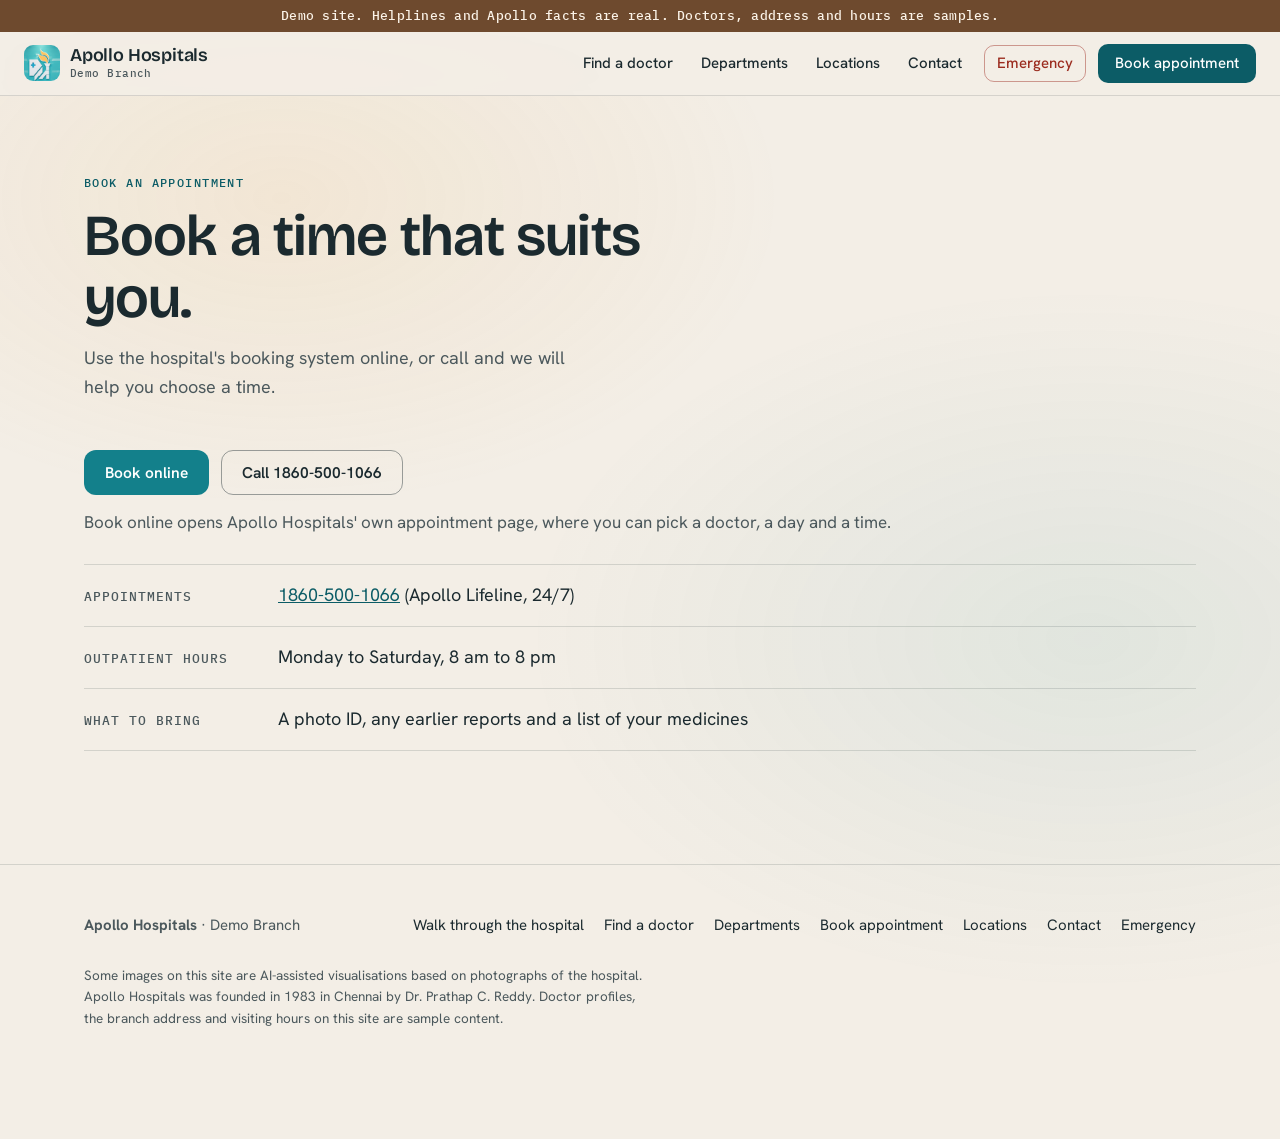
<file: site/book.html>
<!doctype html>
<html lang="en">
<head>
<meta charset="utf-8">
<meta name="viewport" content="width=device-width, initial-scale=1">
<title>Book an appointment · Apollo Hospitals</title>
<meta name="description" content="Book an appointment at Apollo Hospitals.">
<meta name="theme-color" content="#F3EEE6">
<link rel="icon" type="image/png" href="assets/img/favicon.png">
<link rel="preconnect" href="https://fonts.googleapis.com">
<link rel="preconnect" href="https://fonts.gstatic.com" crossorigin>
<link href="https://fonts.googleapis.com/css2?family=Bricolage+Grotesque:opsz,wght@12..96,600&family=Hanken+Grotesk:wght@400;500;600&family=IBM+Plex+Mono:wght@500&display=swap" rel="stylesheet">
<link rel="stylesheet" href="assets/site.css?v=1680421">
</head>
<body>
<a class="skip" href="#main">Skip to content</a>
<div class="draft" role="note">Demo site. Helplines and Apollo facts are real. Doctors, address and hours are samples.</div>
<header class="site-header">
  <a class="brand" href="index.html" aria-label="Apollo Hospitals home">
    <img src="assets/img/mark.png" alt="" width="36" height="36">
    <span>Apollo Hospitals<small>Demo Branch</small></span>
  </a>
  <button class="menu-btn" type="button" aria-expanded="false" aria-controls="site-nav">Menu</button>
  <nav class="nav" id="site-nav" aria-label="Main">
    <a href="doctors.html">Find a doctor</a>
    <a href="departments.html">Departments</a>
    <a href="locations.html">Locations</a>
    <a href="contact.html">Contact</a>
    <a class="emergency" href="emergency.html">Emergency</a>
    <a class="btn btn-primary" href="book.html">Book appointment</a>
  </nav>
</header>
<main id="main" tabindex="-1">
<section class="page-hero reveal"><div class="wrap">
  <span class="kicker rv">Book an appointment</span>
  <h1 class="rv">Book a time that suits you.</h1>
  <p class="lede rv">Use the hospital's booking system online, or call and we will help you choose a time.</p>
</div></section>
<section class="section reveal" style="padding-top:40px"><div class="wrap">
<div class="rv" style="display:flex;flex-wrap:wrap;gap:12px"><a class="btn btn-primary" href="https://www.apollohospitals.com/book-doctor-appointment" rel="noopener" aria-describedby="booking-note">Book online</a><a class="btn btn-ghost" href="tel:18605001066">Call 1860-500-1066</a></div><p id="booking-note" class="rv" style="margin-top:14px;color:var(--ink-2)">Book online opens Apollo Hospitals&#39; own appointment page, where you can pick a doctor, a day and a time.</p><dl class="row-list rv"><div><dt>Appointments</dt><dd><a href="tel:18605001066">1860-500-1066</a> (Apollo Lifeline, 24/7)</dd></div><div><dt>Outpatient hours</dt><dd>Monday to Saturday, 8 am to 8 pm</dd></div><div><dt>What to bring</dt><dd>A photo ID, any earlier reports and a list of your medicines</dd></div></dl>
</div></section>
</main>
<footer class="site-footer">
  <div class="wrap">
    <div class="cols">
      <div><strong>Apollo Hospitals</strong> · Demo Branch</div>
      <nav aria-label="Footer">
        <a href="index.html">Walk through the hospital</a><a href="doctors.html">Find a doctor</a><a href="departments.html">Departments</a><a href="book.html">Book appointment</a><a href="locations.html">Locations</a><a href="contact.html">Contact</a><a href="emergency.html">Emergency</a>
      </nav>
    </div>
    <p class="fine">Some images on this site are AI-assisted visualisations based on photographs of the hospital. Apollo Hospitals was founded in 1983 in Chennai by Dr. Prathap C. Reddy. Doctor profiles, the branch address and visiting hours on this site are sample content.</p>
  </div>
</footer>
<div class="action-bar" aria-label="Quick actions">
  <a class="btn btn-ghost" href="tel:18605001066">Call</a>
  <a class="btn btn-primary" href="book.html">Book</a>
  <a class="btn btn-ghost" href="locations.html">Directions</a>
</div>
<div class="env" aria-hidden="true"></div>
<script src="assets/site.js?v=1680421" defer></script>
</body>
</html>
</file>
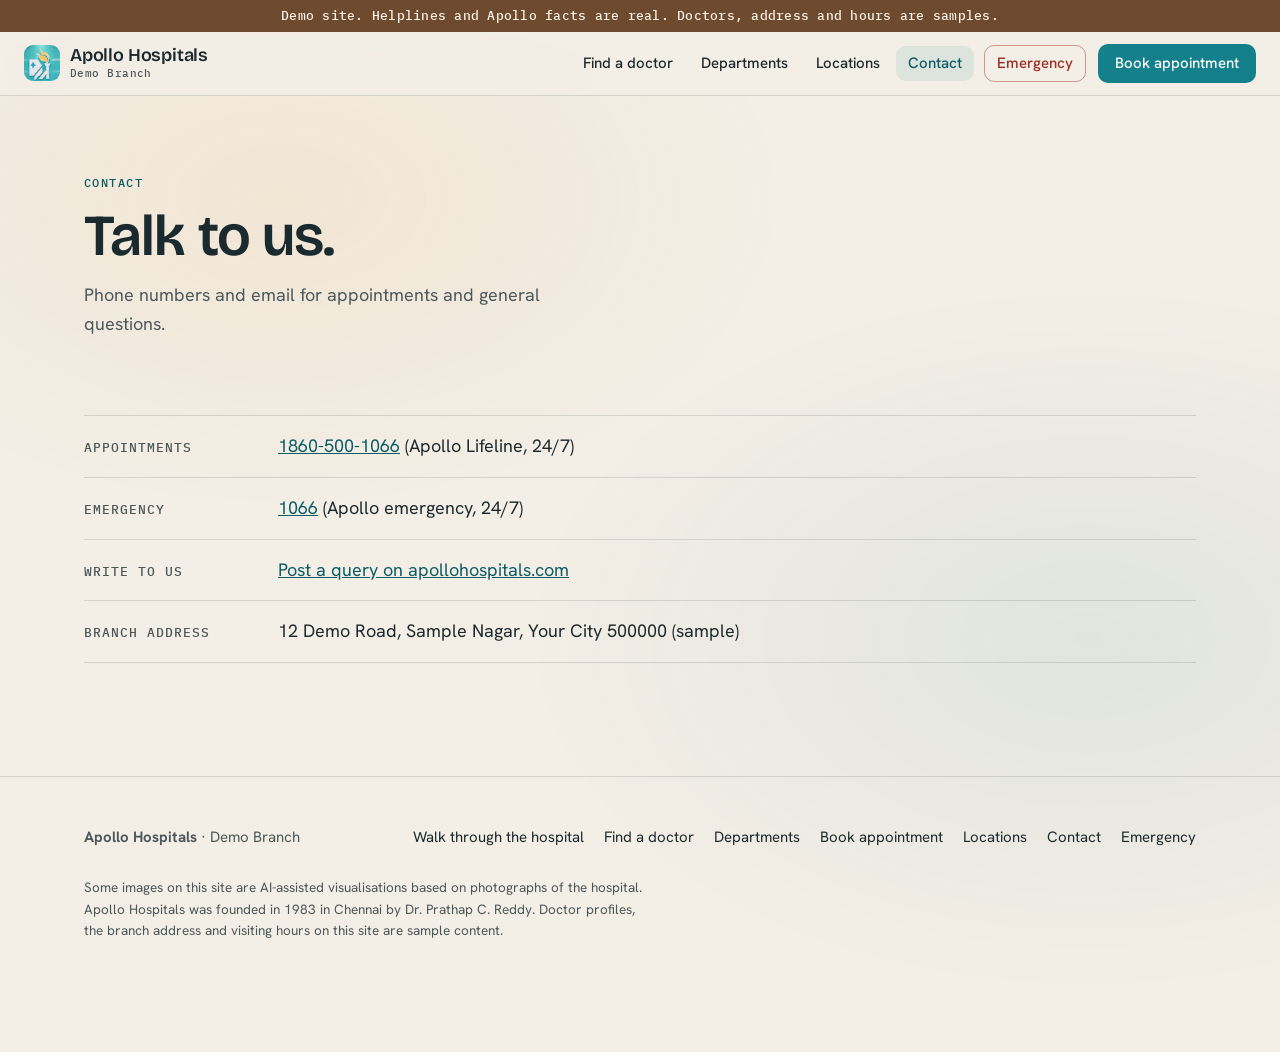
<file: site/contact.html>
<!doctype html>
<html lang="en">
<head>
<meta charset="utf-8">
<meta name="viewport" content="width=device-width, initial-scale=1">
<title>Contact · Apollo Hospitals</title>
<meta name="description" content="Phone numbers and email for Apollo Hospitals.">
<meta name="theme-color" content="#F3EEE6">
<link rel="icon" type="image/png" href="assets/img/favicon.png">
<link rel="preconnect" href="https://fonts.googleapis.com">
<link rel="preconnect" href="https://fonts.gstatic.com" crossorigin>
<link href="https://fonts.googleapis.com/css2?family=Bricolage+Grotesque:opsz,wght@12..96,600&family=Hanken+Grotesk:wght@400;500;600&family=IBM+Plex+Mono:wght@500&display=swap" rel="stylesheet">
<link rel="stylesheet" href="assets/site.css?v=1680421">
</head>
<body>
<a class="skip" href="#main">Skip to content</a>
<div class="draft" role="note">Demo site. Helplines and Apollo facts are real. Doctors, address and hours are samples.</div>
<header class="site-header">
  <a class="brand" href="index.html" aria-label="Apollo Hospitals home">
    <img src="assets/img/mark.png" alt="" width="36" height="36">
    <span>Apollo Hospitals<small>Demo Branch</small></span>
  </a>
  <button class="menu-btn" type="button" aria-expanded="false" aria-controls="site-nav">Menu</button>
  <nav class="nav" id="site-nav" aria-label="Main">
    <a href="doctors.html">Find a doctor</a>
    <a href="departments.html">Departments</a>
    <a href="locations.html">Locations</a>
    <a href="contact.html">Contact</a>
    <a class="emergency" href="emergency.html">Emergency</a>
    <a class="btn btn-primary" href="book.html">Book appointment</a>
  </nav>
</header>
<main id="main" tabindex="-1">
<section class="page-hero reveal"><div class="wrap">
  <span class="kicker rv">Contact</span>
  <h1 class="rv">Talk to us.</h1>
  <p class="lede rv">Phone numbers and email for appointments and general questions.</p>
</div></section>
<section class="section reveal" style="padding-top:40px"><div class="wrap">
<dl class="row-list rv"><div><dt>Appointments</dt><dd><a href="tel:18605001066">1860-500-1066</a> (Apollo Lifeline, 24/7)</dd></div><div><dt>Emergency</dt><dd><a href="tel:1066">1066</a> (Apollo emergency, 24/7)</dd></div><div><dt>Write to us</dt><dd><a href="https://www.apollohospitals.com/contact-us/post-a-query" rel="noopener">Post a query on apollohospitals.com</a></dd></div><div><dt>Branch address</dt><dd>12 Demo Road, Sample Nagar, Your City 500000 (sample)</dd></div></dl>
</div></section>
</main>
<footer class="site-footer">
  <div class="wrap">
    <div class="cols">
      <div><strong>Apollo Hospitals</strong> · Demo Branch</div>
      <nav aria-label="Footer">
        <a href="index.html">Walk through the hospital</a><a href="doctors.html">Find a doctor</a><a href="departments.html">Departments</a><a href="book.html">Book appointment</a><a href="locations.html">Locations</a><a href="contact.html">Contact</a><a href="emergency.html">Emergency</a>
      </nav>
    </div>
    <p class="fine">Some images on this site are AI-assisted visualisations based on photographs of the hospital. Apollo Hospitals was founded in 1983 in Chennai by Dr. Prathap C. Reddy. Doctor profiles, the branch address and visiting hours on this site are sample content.</p>
  </div>
</footer>
<div class="action-bar" aria-label="Quick actions">
  <a class="btn btn-ghost" href="tel:18605001066">Call</a>
  <a class="btn btn-primary" href="book.html">Book</a>
  <a class="btn btn-ghost" href="locations.html">Directions</a>
</div>
<div class="env" aria-hidden="true"></div>
<script src="assets/site.js?v=1680421" defer></script>
</body>
</html>
</file>
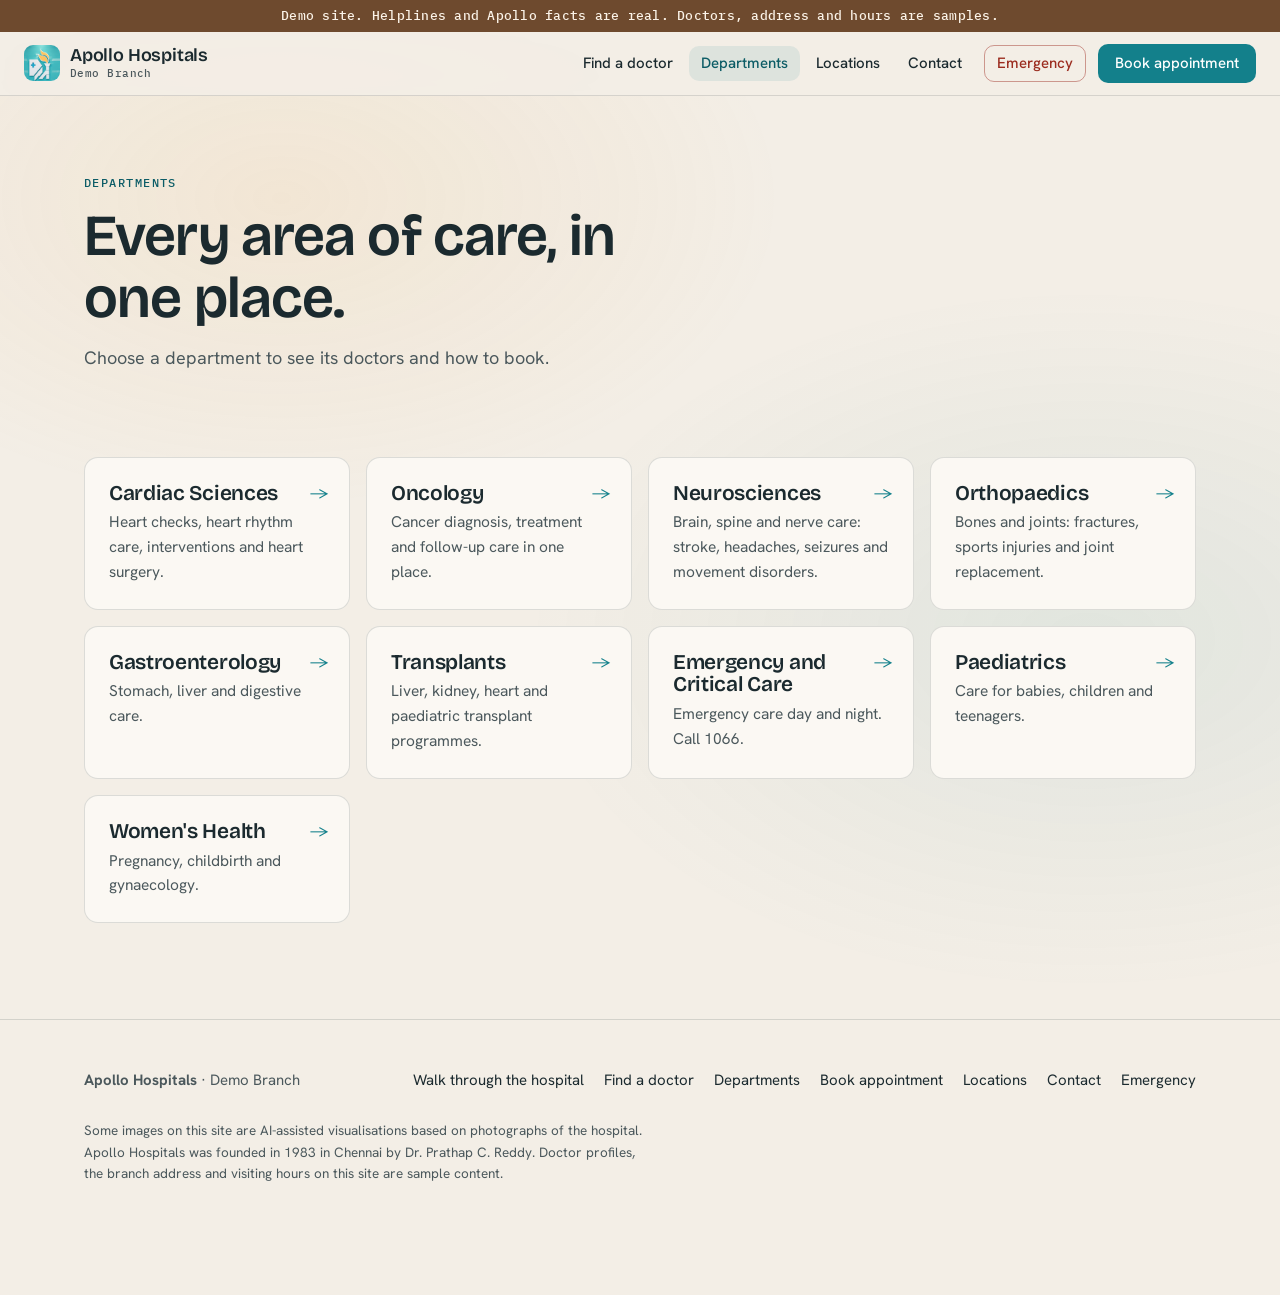
<file: site/departments.html>
<!doctype html>
<html lang="en">
<head>
<meta charset="utf-8">
<meta name="viewport" content="width=device-width, initial-scale=1">
<title>Departments · Apollo Hospitals</title>
<meta name="description" content="Every department and specialty at Apollo Hospitals.">
<meta name="theme-color" content="#F3EEE6">
<link rel="icon" type="image/png" href="assets/img/favicon.png">
<link rel="preconnect" href="https://fonts.googleapis.com">
<link rel="preconnect" href="https://fonts.gstatic.com" crossorigin>
<link href="https://fonts.googleapis.com/css2?family=Bricolage+Grotesque:opsz,wght@12..96,600&family=Hanken+Grotesk:wght@400;500;600&family=IBM+Plex+Mono:wght@500&display=swap" rel="stylesheet">
<link rel="stylesheet" href="assets/site.css?v=1680421">
</head>
<body>
<a class="skip" href="#main">Skip to content</a>
<div class="draft" role="note">Demo site. Helplines and Apollo facts are real. Doctors, address and hours are samples.</div>
<header class="site-header">
  <a class="brand" href="index.html" aria-label="Apollo Hospitals home">
    <img src="assets/img/mark.png" alt="" width="36" height="36">
    <span>Apollo Hospitals<small>Demo Branch</small></span>
  </a>
  <button class="menu-btn" type="button" aria-expanded="false" aria-controls="site-nav">Menu</button>
  <nav class="nav" id="site-nav" aria-label="Main">
    <a href="doctors.html">Find a doctor</a>
    <a href="departments.html">Departments</a>
    <a href="locations.html">Locations</a>
    <a href="contact.html">Contact</a>
    <a class="emergency" href="emergency.html">Emergency</a>
    <a class="btn btn-primary" href="book.html">Book appointment</a>
  </nav>
</header>
<main id="main" tabindex="-1">
<section class="page-hero reveal"><div class="wrap">
  <span class="kicker rv">Departments</span>
  <h1 class="rv">Every area of care, in one place.</h1>
  <p class="lede rv">Choose a department to see its doctors and how to book.</p>
</div></section>
<section class="section reveal" style="padding-top:40px"><div class="wrap">
<div class="grid"><a class="card rv" href="doctors.html?q=Cardiac+Sciences"><h3>Cardiac Sciences</h3><p>Heart checks, heart rhythm care, interventions and heart surgery.</p><span class="arrow" aria-hidden="true">&rarr;</span></a><a class="card rv" href="doctors.html?q=Oncology"><h3>Oncology</h3><p>Cancer diagnosis, treatment and follow-up care in one place.</p><span class="arrow" aria-hidden="true">&rarr;</span></a><a class="card rv" href="doctors.html?q=Neurosciences"><h3>Neurosciences</h3><p>Brain, spine and nerve care: stroke, headaches, seizures and movement disorders.</p><span class="arrow" aria-hidden="true">&rarr;</span></a><a class="card rv" href="doctors.html?q=Orthopaedics"><h3>Orthopaedics</h3><p>Bones and joints: fractures, sports injuries and joint replacement.</p><span class="arrow" aria-hidden="true">&rarr;</span></a><a class="card rv" href="doctors.html?q=Gastroenterology"><h3>Gastroenterology</h3><p>Stomach, liver and digestive care.</p><span class="arrow" aria-hidden="true">&rarr;</span></a><a class="card rv" href="doctors.html?q=Transplants"><h3>Transplants</h3><p>Liver, kidney, heart and paediatric transplant programmes.</p><span class="arrow" aria-hidden="true">&rarr;</span></a><a class="card rv" href="doctors.html?q=Emergency+and+Critical+Care"><h3>Emergency and Critical Care</h3><p>Emergency care day and night. Call 1066.</p><span class="arrow" aria-hidden="true">&rarr;</span></a><a class="card rv" href="doctors.html?q=Paediatrics"><h3>Paediatrics</h3><p>Care for babies, children and teenagers.</p><span class="arrow" aria-hidden="true">&rarr;</span></a><a class="card rv" href="doctors.html?q=Women%27s+Health"><h3>Women's Health</h3><p>Pregnancy, childbirth and gynaecology.</p><span class="arrow" aria-hidden="true">&rarr;</span></a></div>
</div></section>
</main>
<footer class="site-footer">
  <div class="wrap">
    <div class="cols">
      <div><strong>Apollo Hospitals</strong> · Demo Branch</div>
      <nav aria-label="Footer">
        <a href="index.html">Walk through the hospital</a><a href="doctors.html">Find a doctor</a><a href="departments.html">Departments</a><a href="book.html">Book appointment</a><a href="locations.html">Locations</a><a href="contact.html">Contact</a><a href="emergency.html">Emergency</a>
      </nav>
    </div>
    <p class="fine">Some images on this site are AI-assisted visualisations based on photographs of the hospital. Apollo Hospitals was founded in 1983 in Chennai by Dr. Prathap C. Reddy. Doctor profiles, the branch address and visiting hours on this site are sample content.</p>
  </div>
</footer>
<div class="action-bar" aria-label="Quick actions">
  <a class="btn btn-ghost" href="tel:18605001066">Call</a>
  <a class="btn btn-primary" href="book.html">Book</a>
  <a class="btn btn-ghost" href="locations.html">Directions</a>
</div>
<div class="env" aria-hidden="true"></div>
<script src="assets/site.js?v=1680421" defer></script>
</body>
</html>
</file>
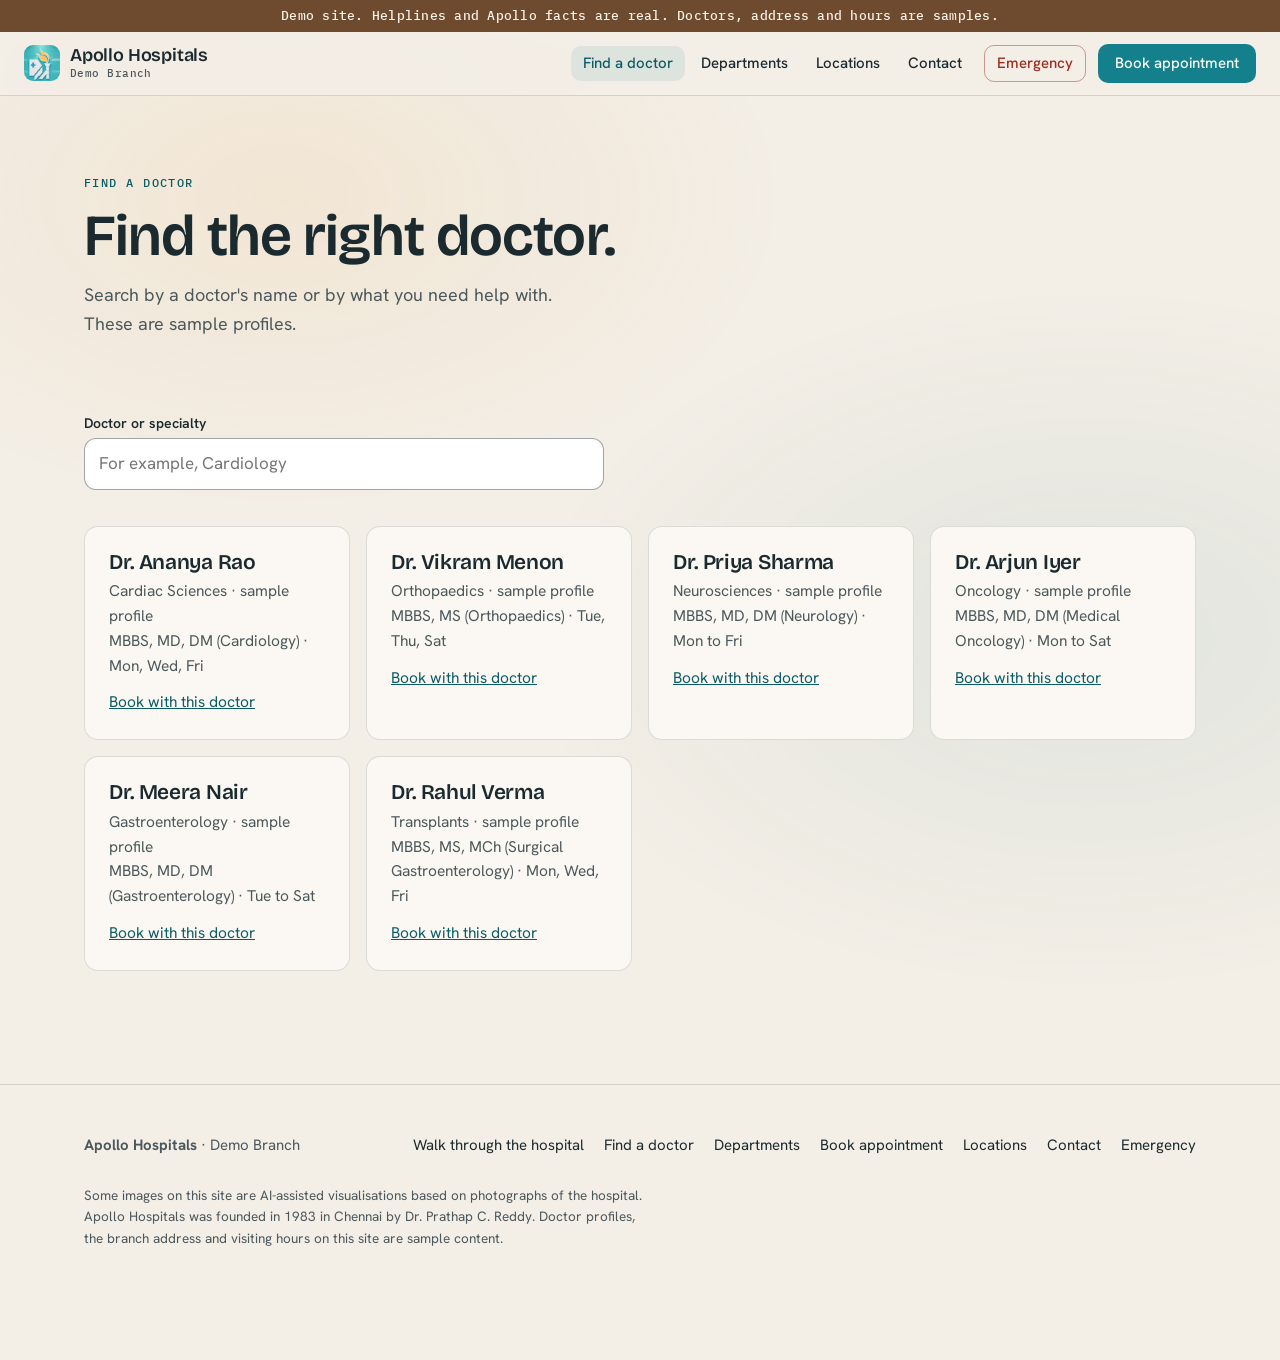
<file: site/doctors.html>
<!doctype html>
<html lang="en">
<head>
<meta charset="utf-8">
<meta name="viewport" content="width=device-width, initial-scale=1">
<title>Find a doctor · Apollo Hospitals</title>
<meta name="description" content="Search Apollo Hospitals doctors by name or specialty.">
<meta name="theme-color" content="#F3EEE6">
<link rel="icon" type="image/png" href="assets/img/favicon.png">
<link rel="preconnect" href="https://fonts.googleapis.com">
<link rel="preconnect" href="https://fonts.gstatic.com" crossorigin>
<link href="https://fonts.googleapis.com/css2?family=Bricolage+Grotesque:opsz,wght@12..96,600&family=Hanken+Grotesk:wght@400;500;600&family=IBM+Plex+Mono:wght@500&display=swap" rel="stylesheet">
<link rel="stylesheet" href="assets/site.css?v=1680421">
</head>
<body>
<a class="skip" href="#main">Skip to content</a>
<div class="draft" role="note">Demo site. Helplines and Apollo facts are real. Doctors, address and hours are samples.</div>
<header class="site-header">
  <a class="brand" href="index.html" aria-label="Apollo Hospitals home">
    <img src="assets/img/mark.png" alt="" width="36" height="36">
    <span>Apollo Hospitals<small>Demo Branch</small></span>
  </a>
  <button class="menu-btn" type="button" aria-expanded="false" aria-controls="site-nav">Menu</button>
  <nav class="nav" id="site-nav" aria-label="Main">
    <a href="doctors.html">Find a doctor</a>
    <a href="departments.html">Departments</a>
    <a href="locations.html">Locations</a>
    <a href="contact.html">Contact</a>
    <a class="emergency" href="emergency.html">Emergency</a>
    <a class="btn btn-primary" href="book.html">Book appointment</a>
  </nav>
</header>
<main id="main" tabindex="-1">
<section class="page-hero reveal"><div class="wrap">
  <span class="kicker rv">Find a doctor</span>
  <h1 class="rv">Find the right doctor.</h1>
  <p class="lede rv">Search by a doctor's name or by what you need help with. These are sample profiles.</p>
</div></section>
<section class="section reveal" style="padding-top:40px"><div class="wrap">
<div class="field rv"><label for="doctor-q">Doctor or specialty</label><input class="input" id="doctor-q" type="search" placeholder="For example, Cardiology" autocomplete="off"></div><p id="doctor-status" aria-live="polite" style="margin-top:12px;color:var(--ink-2)"></p><ul class="grid rv" data-doctor-list style="list-style:none;padding:0"><li class="card"><h3>Dr. Ananya Rao</h3><p>Cardiac Sciences · sample profile</p><p>MBBS, MD, DM (Cardiology) · Mon, Wed, Fri</p><p style="margin-top:12px"><a href="book.html">Book with this doctor</a></p></li><li class="card"><h3>Dr. Vikram Menon</h3><p>Orthopaedics · sample profile</p><p>MBBS, MS (Orthopaedics) · Tue, Thu, Sat</p><p style="margin-top:12px"><a href="book.html">Book with this doctor</a></p></li><li class="card"><h3>Dr. Priya Sharma</h3><p>Neurosciences · sample profile</p><p>MBBS, MD, DM (Neurology) · Mon to Fri</p><p style="margin-top:12px"><a href="book.html">Book with this doctor</a></p></li><li class="card"><h3>Dr. Arjun Iyer</h3><p>Oncology · sample profile</p><p>MBBS, MD, DM (Medical Oncology) · Mon to Sat</p><p style="margin-top:12px"><a href="book.html">Book with this doctor</a></p></li><li class="card"><h3>Dr. Meera Nair</h3><p>Gastroenterology · sample profile</p><p>MBBS, MD, DM (Gastroenterology) · Tue to Sat</p><p style="margin-top:12px"><a href="book.html">Book with this doctor</a></p></li><li class="card"><h3>Dr. Rahul Verma</h3><p>Transplants · sample profile</p><p>MBBS, MS, MCh (Surgical Gastroenterology) · Mon, Wed, Fri</p><p style="margin-top:12px"><a href="book.html">Book with this doctor</a></p></li></ul>
</div></section>
</main>
<footer class="site-footer">
  <div class="wrap">
    <div class="cols">
      <div><strong>Apollo Hospitals</strong> · Demo Branch</div>
      <nav aria-label="Footer">
        <a href="index.html">Walk through the hospital</a><a href="doctors.html">Find a doctor</a><a href="departments.html">Departments</a><a href="book.html">Book appointment</a><a href="locations.html">Locations</a><a href="contact.html">Contact</a><a href="emergency.html">Emergency</a>
      </nav>
    </div>
    <p class="fine">Some images on this site are AI-assisted visualisations based on photographs of the hospital. Apollo Hospitals was founded in 1983 in Chennai by Dr. Prathap C. Reddy. Doctor profiles, the branch address and visiting hours on this site are sample content.</p>
  </div>
</footer>
<div class="action-bar" aria-label="Quick actions">
  <a class="btn btn-ghost" href="tel:18605001066">Call</a>
  <a class="btn btn-primary" href="book.html">Book</a>
  <a class="btn btn-ghost" href="locations.html">Directions</a>
</div>
<div class="env" aria-hidden="true"></div>
<script src="assets/site.js?v=1680421" defer></script>
</body>
</html>
</file>
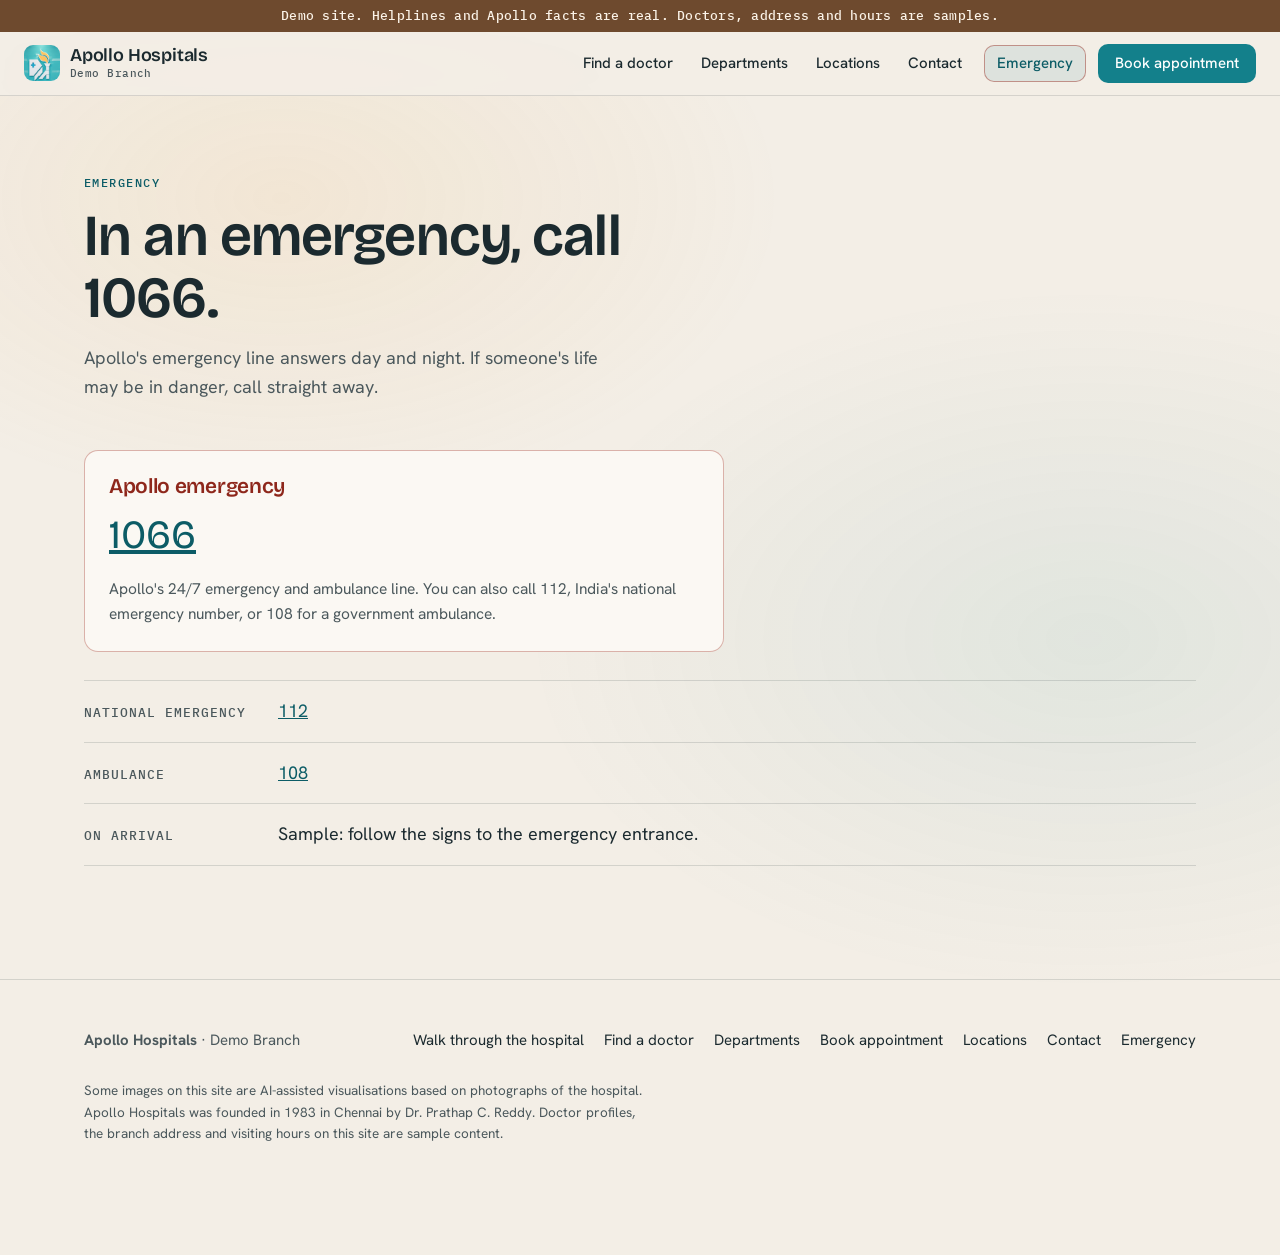
<file: site/emergency.html>
<!doctype html>
<html lang="en">
<head>
<meta charset="utf-8">
<meta name="viewport" content="width=device-width, initial-scale=1">
<title>Emergency · Apollo Hospitals</title>
<meta name="description" content="What to do in a medical emergency: call Apollo 1066.">
<meta name="theme-color" content="#F3EEE6">
<link rel="icon" type="image/png" href="assets/img/favicon.png">
<link rel="preconnect" href="https://fonts.googleapis.com">
<link rel="preconnect" href="https://fonts.gstatic.com" crossorigin>
<link href="https://fonts.googleapis.com/css2?family=Bricolage+Grotesque:opsz,wght@12..96,600&family=Hanken+Grotesk:wght@400;500;600&family=IBM+Plex+Mono:wght@500&display=swap" rel="stylesheet">
<link rel="stylesheet" href="assets/site.css?v=1680421">
</head>
<body>
<a class="skip" href="#main">Skip to content</a>
<div class="draft" role="note">Demo site. Helplines and Apollo facts are real. Doctors, address and hours are samples.</div>
<header class="site-header">
  <a class="brand" href="index.html" aria-label="Apollo Hospitals home">
    <img src="assets/img/mark.png" alt="" width="36" height="36">
    <span>Apollo Hospitals<small>Demo Branch</small></span>
  </a>
  <button class="menu-btn" type="button" aria-expanded="false" aria-controls="site-nav">Menu</button>
  <nav class="nav" id="site-nav" aria-label="Main">
    <a href="doctors.html">Find a doctor</a>
    <a href="departments.html">Departments</a>
    <a href="locations.html">Locations</a>
    <a href="contact.html">Contact</a>
    <a class="emergency" href="emergency.html">Emergency</a>
    <a class="btn btn-primary" href="book.html">Book appointment</a>
  </nav>
</header>
<main id="main" tabindex="-1">
<section class="page-hero reveal"><div class="wrap">
  <span class="kicker rv">Emergency</span>
  <h1 class="rv">In an emergency, call 1066.</h1>
  <p class="lede rv">Apollo's emergency line answers day and night. If someone's life may be in danger, call straight away.</p>
</div></section>
<section class="section reveal" style="padding-top:40px"><div class="wrap">
<div class="card urgent rv" style="max-width:640px"><h3>Apollo emergency</h3><p style="font-size:40px;font-family:var(--display);color:var(--ink);margin-top:6px"><a href="tel:1066">1066</a></p><p style="margin-top:10px">Apollo&#39;s 24/7 emergency and ambulance line. You can also call 112, India&#39;s national emergency number, or 108 for a government ambulance.</p></div><dl class="row-list rv"><div><dt>National emergency</dt><dd><a href="tel:112">112</a></dd></div><div><dt>Ambulance</dt><dd><a href="tel:108">108</a></dd></div><div><dt>On arrival</dt><dd>Sample: follow the signs to the emergency entrance.</dd></div></dl>
</div></section>
</main>
<footer class="site-footer">
  <div class="wrap">
    <div class="cols">
      <div><strong>Apollo Hospitals</strong> · Demo Branch</div>
      <nav aria-label="Footer">
        <a href="index.html">Walk through the hospital</a><a href="doctors.html">Find a doctor</a><a href="departments.html">Departments</a><a href="book.html">Book appointment</a><a href="locations.html">Locations</a><a href="contact.html">Contact</a><a href="emergency.html">Emergency</a>
      </nav>
    </div>
    <p class="fine">Some images on this site are AI-assisted visualisations based on photographs of the hospital. Apollo Hospitals was founded in 1983 in Chennai by Dr. Prathap C. Reddy. Doctor profiles, the branch address and visiting hours on this site are sample content.</p>
  </div>
</footer>
<div class="action-bar" aria-label="Quick actions">
  <a class="btn btn-ghost" href="tel:18605001066">Call</a>
  <a class="btn btn-primary" href="book.html">Book</a>
  <a class="btn btn-ghost" href="locations.html">Directions</a>
</div>
<div class="env" aria-hidden="true"></div>
<script src="assets/site.js?v=1680421" defer></script>
</body>
</html>
</file>
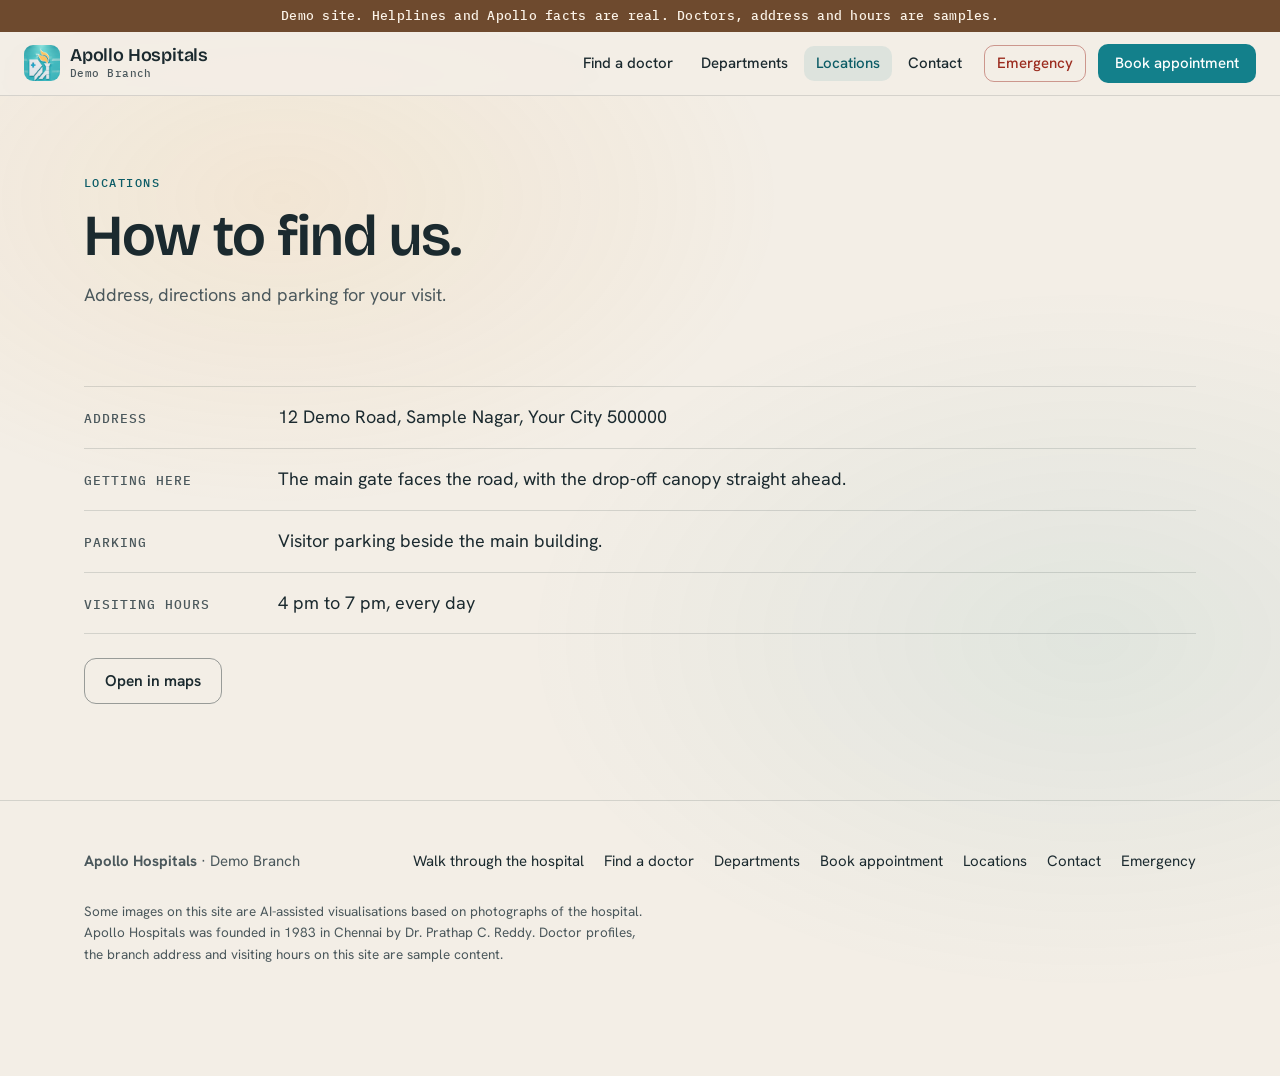
<file: site/locations.html>
<!doctype html>
<html lang="en">
<head>
<meta charset="utf-8">
<meta name="viewport" content="width=device-width, initial-scale=1">
<title>Locations · Apollo Hospitals</title>
<meta name="description" content="Find Apollo Hospitals: address, directions and parking.">
<meta name="theme-color" content="#F3EEE6">
<link rel="icon" type="image/png" href="assets/img/favicon.png">
<link rel="preconnect" href="https://fonts.googleapis.com">
<link rel="preconnect" href="https://fonts.gstatic.com" crossorigin>
<link href="https://fonts.googleapis.com/css2?family=Bricolage+Grotesque:opsz,wght@12..96,600&family=Hanken+Grotesk:wght@400;500;600&family=IBM+Plex+Mono:wght@500&display=swap" rel="stylesheet">
<link rel="stylesheet" href="assets/site.css?v=1680421">
</head>
<body>
<a class="skip" href="#main">Skip to content</a>
<div class="draft" role="note">Demo site. Helplines and Apollo facts are real. Doctors, address and hours are samples.</div>
<header class="site-header">
  <a class="brand" href="index.html" aria-label="Apollo Hospitals home">
    <img src="assets/img/mark.png" alt="" width="36" height="36">
    <span>Apollo Hospitals<small>Demo Branch</small></span>
  </a>
  <button class="menu-btn" type="button" aria-expanded="false" aria-controls="site-nav">Menu</button>
  <nav class="nav" id="site-nav" aria-label="Main">
    <a href="doctors.html">Find a doctor</a>
    <a href="departments.html">Departments</a>
    <a href="locations.html">Locations</a>
    <a href="contact.html">Contact</a>
    <a class="emergency" href="emergency.html">Emergency</a>
    <a class="btn btn-primary" href="book.html">Book appointment</a>
  </nav>
</header>
<main id="main" tabindex="-1">
<section class="page-hero reveal"><div class="wrap">
  <span class="kicker rv">Locations</span>
  <h1 class="rv">How to find us.</h1>
  <p class="lede rv">Address, directions and parking for your visit.</p>
</div></section>
<section class="section reveal" style="padding-top:40px"><div class="wrap">
<dl class="row-list rv"><div><dt>Address</dt><dd>12 Demo Road, Sample Nagar, Your City 500000</dd></div><div><dt>Getting here</dt><dd>The main gate faces the road, with the drop-off canopy straight ahead.</dd></div><div><dt>Parking</dt><dd>Visitor parking beside the main building.</dd></div><div><dt>Visiting hours</dt><dd>4 pm to 7 pm, every day</dd></div></dl><p class="rv" style="margin-top:24px"><a class="btn btn-ghost" href="#">Open in maps</a></p>
</div></section>
</main>
<footer class="site-footer">
  <div class="wrap">
    <div class="cols">
      <div><strong>Apollo Hospitals</strong> · Demo Branch</div>
      <nav aria-label="Footer">
        <a href="index.html">Walk through the hospital</a><a href="doctors.html">Find a doctor</a><a href="departments.html">Departments</a><a href="book.html">Book appointment</a><a href="locations.html">Locations</a><a href="contact.html">Contact</a><a href="emergency.html">Emergency</a>
      </nav>
    </div>
    <p class="fine">Some images on this site are AI-assisted visualisations based on photographs of the hospital. Apollo Hospitals was founded in 1983 in Chennai by Dr. Prathap C. Reddy. Doctor profiles, the branch address and visiting hours on this site are sample content.</p>
  </div>
</footer>
<div class="action-bar" aria-label="Quick actions">
  <a class="btn btn-ghost" href="tel:18605001066">Call</a>
  <a class="btn btn-primary" href="book.html">Book</a>
  <a class="btn btn-ghost" href="locations.html">Directions</a>
</div>
<div class="env" aria-hidden="true"></div>
<script src="assets/site.js?v=1680421" defer></script>
</body>
</html>
</file>
<file: site/assets/site.css>
/* Walk Through Apollo: shared styles */
:root{
  --canvas:#F3EEE6;
  --panel:#FBF8F3;
  --ink:#1B2A2F;
  --ink-2:#4B585C;
  --teal:#13808B;
  --teal-deep:#0C5C66;
  --flame:#E9A23B;
  --walnut:#6E4A2E;
  --line:rgba(27,42,47,.14);
  --line-strong:rgba(27,42,47,.42);
  --ease-out:cubic-bezier(.22,.8,.26,1);
  --ease-soft:cubic-bezier(.45,0,.2,1);
  --display:"Bricolage Grotesque",ui-sans-serif,system-ui,sans-serif;
  --body:"Hanken Grotesk",ui-sans-serif,system-ui,sans-serif;
  --mono:"IBM Plex Mono",ui-monospace,monospace;
  --radius:14px;
  --shadow:0 1px 2px rgba(27,42,47,.06),0 12px 40px rgba(27,42,47,.14);
  --header-h:64px;
}

*,*::before,*::after{box-sizing:border-box}
html{overflow-x:hidden;overflow-x:clip;-webkit-text-size-adjust:100%}
body{margin:0;overflow-x:hidden;overflow-x:clip;background:var(--canvas);color:var(--ink);font:400 17px/1.6 var(--body);-webkit-font-smoothing:antialiased;opacity:0;animation:page-in .6s var(--ease-out) .05s forwards}
@keyframes page-in{to{opacity:1}}
img{max-width:100%;display:block}
a{color:var(--teal-deep)}
a:hover{color:var(--ink)}
h1,h2,h3{font-family:var(--display);font-weight:600;line-height:1.08;letter-spacing:-.015em;margin:0}
p{margin:0}
:focus-visible{outline:3px solid var(--teal);outline-offset:3px;border-radius:6px}
[hidden]{display:none!important}
.visually-hidden{position:absolute!important;width:1px;height:1px;overflow:hidden;clip:rect(0 0 0 0);clip-path:inset(50%);white-space:nowrap}

/* Placeholders: visible on purpose until approved content arrives */
.ph{background:rgba(233,162,59,.16);border-bottom:1.5px dashed rgba(110,74,46,.55);border-radius:3px;padding:0 .2em;font-style:normal}

/* Skip link */
.skip{position:fixed;left:16px;top:-60px;z-index:100;background:var(--ink);color:#fff;padding:10px 16px;border-radius:10px;text-decoration:none;transition:top .2s var(--ease-out)}
.skip:focus{top:12px;color:#fff}

/* Draft banner */
.draft{position:relative;z-index:60;background:var(--walnut);color:#FBF3E8;font:500 12.5px/1.4 var(--mono);letter-spacing:.02em;text-align:center;padding:7px 16px}

/* Header */
.site-header{position:sticky;top:0;z-index:50;height:var(--header-h);display:flex;align-items:center;gap:20px;padding:0 24px;background:rgba(243,238,230,.92);backdrop-filter:blur(10px);-webkit-backdrop-filter:blur(10px);border-bottom:1px solid var(--line)}
.brand{display:flex;align-items:center;gap:10px;text-decoration:none;color:var(--ink);font:600 18px/1 var(--display);letter-spacing:-.01em;white-space:nowrap}
.brand img{width:36px;height:36px;border-radius:9px}
.brand small{display:block;font:500 11px/1.2 var(--mono);color:var(--ink-2);letter-spacing:.04em;margin-top:3px}
.nav{margin-left:auto;display:flex;align-items:center;gap:4px}
.nav a{font:500 15px/1 var(--body);color:var(--ink);text-decoration:none;padding:10px 12px;border-radius:10px;transition:background .25s var(--ease-out),color .25s var(--ease-out)}
.nav a:hover{background:rgba(19,128,139,.1);color:var(--teal-deep)}
.nav a[aria-current="page"]{color:var(--teal-deep);background:rgba(19,128,139,.1)}
.nav .btn-primary[aria-current="page"]{background:var(--teal-deep);color:#fff}
.nav .emergency{color:#9B2C1F;border:1.5px solid rgba(155,44,31,.45);margin-left:6px}
.nav .emergency:hover{background:rgba(155,44,31,.08);color:#7A1F14}
.menu-btn{display:none;margin-left:auto;background:none;border:1.5px solid var(--line-strong);border-radius:10px;padding:9px 12px;font:500 14px/1 var(--body);color:var(--ink);cursor:pointer}

/* Buttons */
.btn{display:inline-flex;align-items:center;justify-content:center;gap:8px;font:600 15.5px/1 var(--body);text-decoration:none;border-radius:12px;padding:14px 20px;border:1.5px solid transparent;cursor:pointer;transition:background .3s var(--ease-out),color .3s var(--ease-out),border-color .3s var(--ease-out),transform .3s var(--ease-out)}
.btn:active{transform:translateY(1px)}
.btn-primary{background:var(--teal);color:#fff}
.btn-primary:hover{background:var(--teal-deep);color:#fff}
.btn-ghost{background:transparent;color:var(--ink);border-color:var(--line-strong)}
.btn-ghost:hover{border-color:var(--teal);color:var(--teal-deep)}
.nav .btn-primary{padding:11px 16px;margin-left:8px;color:#fff}
.nav .btn-primary:hover{color:#fff;background:var(--teal-deep)}

/* Labels */
.kicker{display:inline-block;font:500 12px/1.2 var(--mono);letter-spacing:.12em;text-transform:uppercase;color:var(--teal-deep)}
.guide{display:block;height:8px;width:72px;margin:10px 0 14px}
.guide path{stroke:var(--teal);stroke-width:2.5;fill:none;stroke-linecap:round;stroke-dasharray:80;stroke-dashoffset:var(--draw,80)}

/* Cards and generic sections */
.wrap{max-width:1160px;margin:0 auto;padding:0 24px}
.section{padding:96px 0}
.section h2{font-size:clamp(30px,4vw,46px);max-width:18ch}
.lede{color:var(--ink-2);font-size:18px;max-width:52ch;margin-top:14px}
.grid{display:grid;gap:16px;margin-top:36px;grid-template-columns:repeat(auto-fill,minmax(250px,1fr))}
.card{position:relative;display:block;background:var(--panel);border:1px solid var(--line);border-radius:var(--radius);padding:24px;text-decoration:none;color:var(--ink);transition:transform .45s var(--ease-out),box-shadow .45s var(--ease-out),border-color .45s var(--ease-out)}
a.card:hover{transform:translateY(-3px);box-shadow:var(--shadow);border-color:rgba(19,128,139,.35);color:var(--ink)}
.card h3{font-size:21px;margin-bottom:6px;padding-right:28px}
.card p{color:var(--ink-2);font-size:15.5px}
.card .arrow{position:absolute;right:20px;top:22px;color:var(--teal);transition:transform .45s var(--ease-out)}
a.card:hover .arrow{transform:translateX(4px)}
.card.urgent{border-color:rgba(155,44,31,.35)}
.card.urgent h3{color:#8E271B}

/* Entrance choreography for normal-flow content */
.reveal .rv{opacity:0;transform:translateY(16px);transition:opacity .8s var(--ease-out),transform .8s var(--ease-out)}
.reveal.in .rv{opacity:1;transform:none}
.reveal.in .rv:nth-child(2){transition-delay:.08s}
.reveal.in .rv:nth-child(3){transition-delay:.16s}
.reveal.in .rv:nth-child(4){transition-delay:.24s}
.reveal.in .rv:nth-child(5){transition-delay:.32s}
.reveal.in .rv:nth-child(6){transition-delay:.40s}
.reveal.done .rv,.reveal.done .rv:nth-child(n){transition-delay:0s!important}

/* Fixed background environment: slow warm light drift */
.env{position:fixed;inset:-20%;z-index:-1;pointer-events:none;background:radial-gradient(40% 35% at 30% 30%,rgba(233,162,59,.10),transparent 70%),radial-gradient(45% 40% at 75% 65%,rgba(19,128,139,.08),transparent 70%);animation:drift 80s ease-in-out -20s infinite alternate}
@keyframes drift{to{transform:translate3d(6%,-4%,0) scale(1.06)}}
body.paused *,body.paused *::before,body.paused *::after{animation-play-state:paused!important}

/* Footer */
.site-footer{border-top:1px solid var(--line);padding:48px 0 110px;color:var(--ink-2);font-size:15px}
.site-footer .cols{display:flex;flex-wrap:wrap;gap:32px 64px;justify-content:space-between}
.site-footer nav{display:flex;flex-wrap:wrap;gap:6px 20px}
.site-footer a{color:var(--ink);text-decoration:none}
.site-footer a:hover{color:var(--teal-deep);text-decoration:underline}
.site-footer .fine{margin-top:28px;font-size:13.5px;max-width:70ch}

/* Mobile action bar */
.action-bar{display:none}

/* Inner page hero */
.page-hero{padding:72px 0 8px}
.page-hero h1{font-size:clamp(36px,5vw,58px);max-width:16ch;margin-top:10px}
.field{display:flex;flex-direction:column;gap:6px;max-width:520px;margin-top:28px}
.field label{font:600 14px/1.2 var(--body)}
.input{font:400 17px/1.4 var(--body);padding:13px 14px;border-radius:12px;border:1.5px solid var(--line-strong);background:#fff;color:var(--ink)}
.input:focus-visible{outline:3px solid var(--teal);outline-offset:1px;border-color:var(--teal)}
.row-list{margin-top:28px;border-top:1px solid var(--line)}
.row-list div{display:flex;flex-wrap:wrap;gap:4px 24px;align-items:baseline;padding:16px 0;border-bottom:1px solid var(--line)}
.row-list dt{font:500 12.5px/1.2 var(--mono);letter-spacing:.08em;text-transform:uppercase;color:var(--ink-2);min-width:170px}
.row-list dd{margin:0;font-size:18px}

@media (max-width:980px){
  .nav{display:none;position:absolute;top:var(--header-h);left:0;right:0;flex-direction:column;align-items:stretch;background:var(--panel);border-bottom:1px solid var(--line);padding:10px 16px 16px;box-shadow:var(--shadow)}
  .nav.open{display:flex}
  .nav a{padding:14px 12px}
  .nav .emergency,.nav .btn-primary{margin:6px 0 0}
  .menu-btn{display:inline-flex}
  .site-header{padding:0 16px}
  .wrap{padding:0 16px}
}
@media (max-width:720px){
  .action-bar{display:flex;position:fixed;left:0;right:0;bottom:0;z-index:55;gap:8px;padding:10px 12px calc(10px + env(safe-area-inset-bottom));background:rgba(251,248,243,.96);backdrop-filter:blur(10px);-webkit-backdrop-filter:blur(10px);border-top:1px solid var(--line)}
  .action-bar a{flex:1;padding:13px 8px;font-size:15px}
  .section{padding:64px 0}
}
@media (pointer:coarse){
  .btn{min-height:44px;display:inline-flex;align-items:center;justify-content:center}
  .nav a{min-height:44px;display:flex;align-items:center}
}
@media (prefers-reduced-motion:reduce){
  *,*::before,*::after{animation:none!important;transition:none!important;transition-delay:0s!important}
  body{opacity:1}
  .reveal .rv{opacity:1;transform:none}
  .guide path{stroke-dashoffset:0}
}

/* Verified facts row (quick links section) */
.facts-row{list-style:none;margin:28px 0 0;padding:0;display:grid;grid-template-columns:repeat(auto-fit,minmax(210px,1fr));gap:0;border-top:1px solid var(--line);border-bottom:1px solid var(--line)}
.facts-row li{padding:18px 20px 18px 0;display:flex;flex-direction:column;gap:4px}
.facts-row li+li{padding-left:20px;border-left:1px solid var(--line)}
.facts-row strong{font:600 26px/1.1 var(--display);color:var(--teal-deep);letter-spacing:-.01em}
.facts-row span{font-size:14.5px;color:var(--ink-2)}
@media (max-width:720px){.facts-row li+li{padding-left:0;border-left:0;border-top:1px solid var(--line)}}

@media (max-width:720px){.draft{font-size:11px;padding:6px 12px}}
</file>
